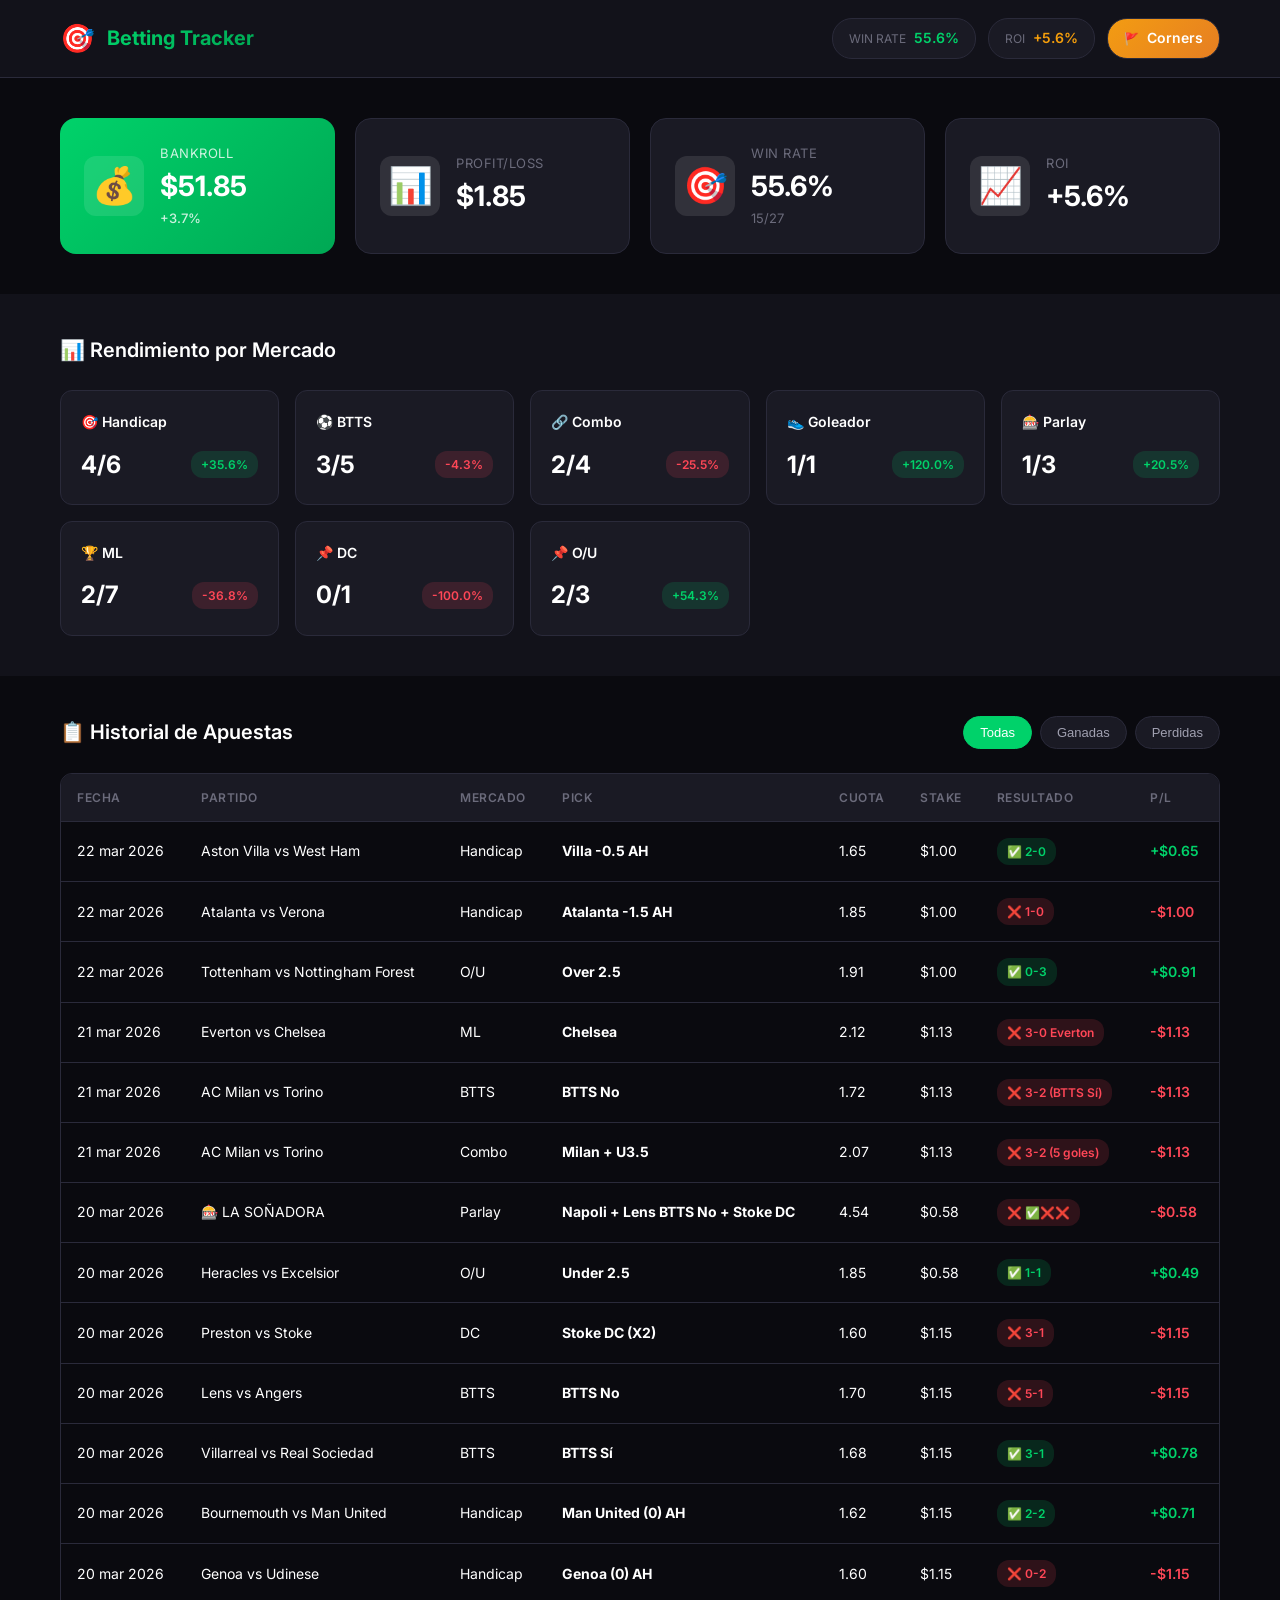
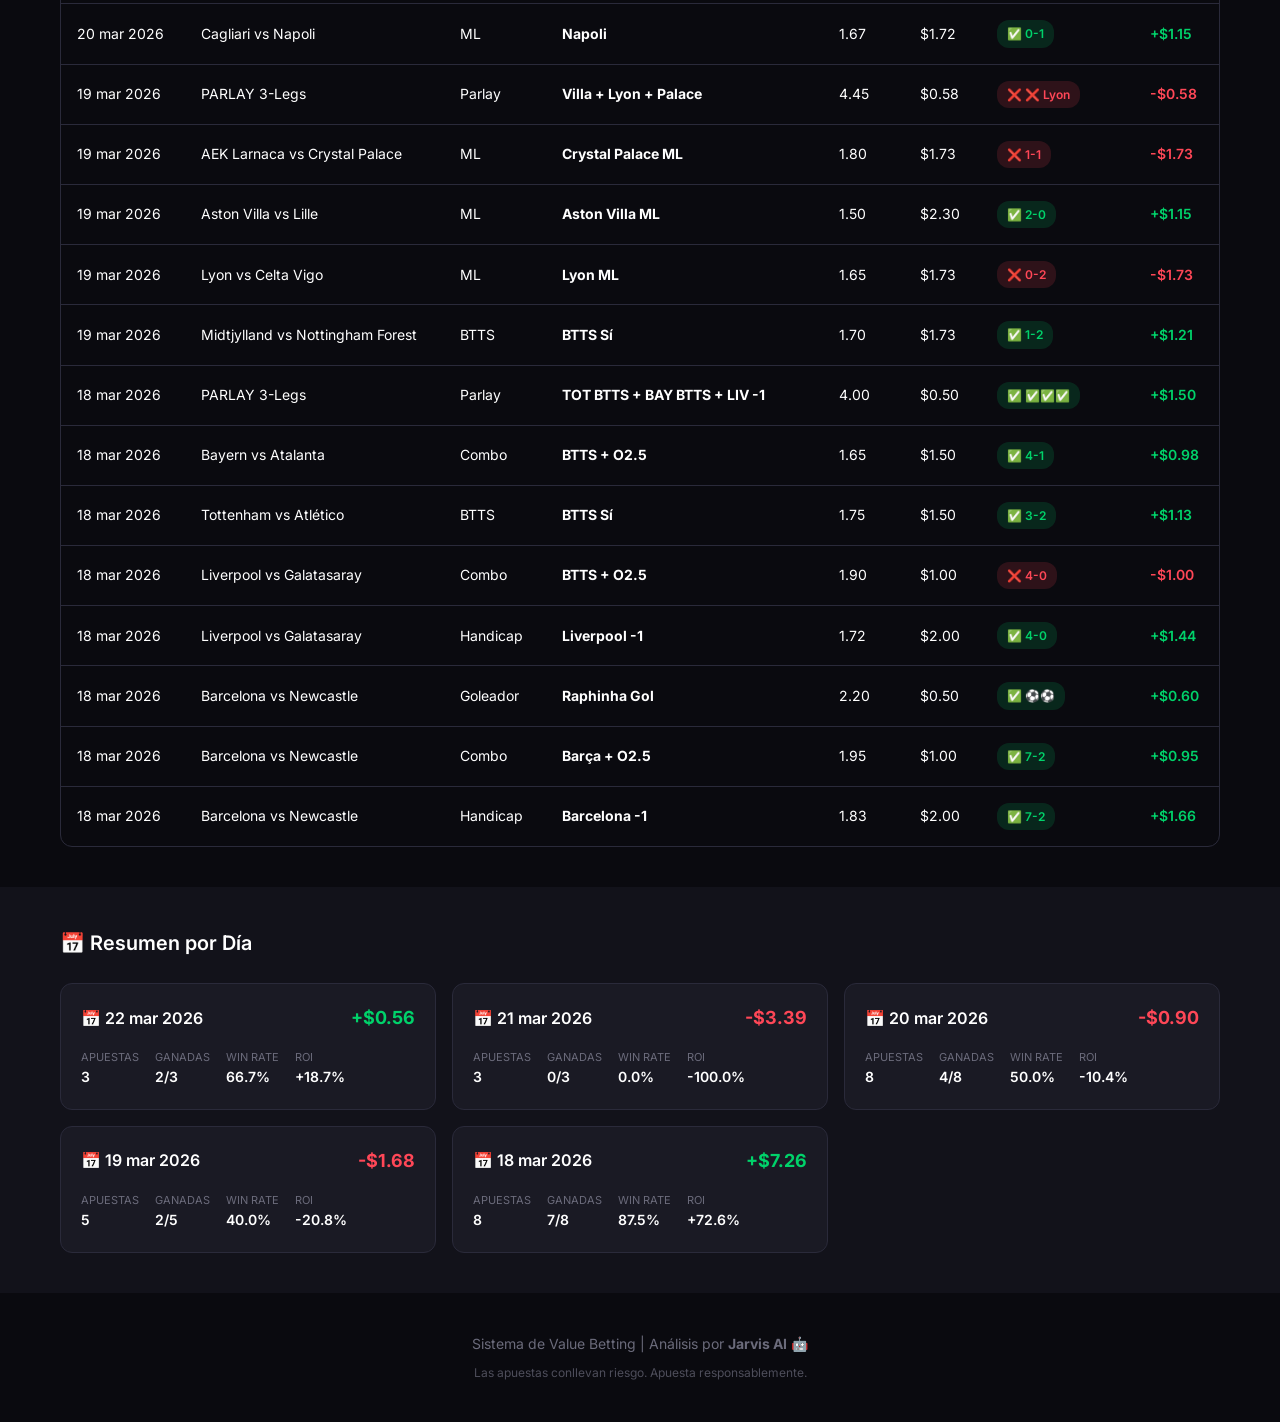
<file: index.html>
<!DOCTYPE html>
<html lang="es">
<head>
    <meta charset="UTF-8">
    <meta name="viewport" content="width=device-width, initial-scale=1.0">
    <title>Betting Tracker | Tony's Professional Betting</title>
    <meta name="description" content="Registro público de apuestas deportivas con análisis de valor y ROI">
    <link rel="preconnect" href="https://fonts.googleapis.com">
    <link rel="preconnect" href="https://fonts.gstatic.com" crossorigin>
    <link href="https://fonts.googleapis.com/css2?family=Inter:wght@300;400;500;600;700;800&display=swap" rel="stylesheet">
    <link rel="stylesheet" href="css/style.css">
    <link rel="icon" href="data:image/svg+xml,<svg xmlns='http://www.w3.org/2000/svg' viewBox='0 0 100 100'><text y='.9em' font-size='90'>🎯</text></svg>">
</head>
<body>
    <div class="app">
        <!-- Header -->
        <header class="header">
            <div class="container">
                <div class="header-content">
                    <div class="logo">
                        <span class="logo-icon">🎯</span>
                        <span class="logo-text">Betting Tracker</span>
                    </div>
                    <div class="header-stats">
                        <div class="stat-pill win-rate">
                            <span class="label">Win Rate</span>
                            <span class="value" id="headerWinRate">--</span>
                        </div>
                        <div class="stat-pill roi">
                            <span class="label">ROI</span>
                            <span class="value" id="headerROI">--</span>
                        </div>
                        <a href="corners.html" class="stat-pill" style="background: linear-gradient(135deg, #f39c12, #e67e22); text-decoration: none; color: white;">
                            <span class="label">🚩</span>
                            <span class="value">Corners</span>
                        </a>
                    </div>
                </div>
            </div>
        </header>

        <!-- Main Stats -->
        <section class="stats-section">
            <div class="container">
                <div class="stats-grid">
                    <div class="stat-card primary">
                        <div class="stat-icon">💰</div>
                        <div class="stat-info">
                            <span class="stat-label">Bankroll</span>
                            <span class="stat-value" id="bankroll">$0.00</span>
                            <span class="stat-change positive" id="bankrollChange">+0%</span>
                        </div>
                    </div>
                    <div class="stat-card">
                        <div class="stat-icon">📊</div>
                        <div class="stat-info">
                            <span class="stat-label">Profit/Loss</span>
                            <span class="stat-value" id="profitLoss">$0.00</span>
                        </div>
                    </div>
                    <div class="stat-card">
                        <div class="stat-icon">🎯</div>
                        <div class="stat-info">
                            <span class="stat-label">Win Rate</span>
                            <span class="stat-value" id="winRate">0%</span>
                            <span class="stat-subtitle" id="winRateDetail">0/0</span>
                        </div>
                    </div>
                    <div class="stat-card">
                        <div class="stat-icon">📈</div>
                        <div class="stat-info">
                            <span class="stat-label">ROI</span>
                            <span class="stat-value" id="roi">0%</span>
                        </div>
                    </div>
                </div>
            </div>
        </section>

        <!-- Performance by Market -->
        <section class="markets-section">
            <div class="container">
                <h2 class="section-title">📊 Rendimiento por Mercado</h2>
                <div class="markets-grid" id="marketsGrid">
                    <!-- Filled by JS -->
                </div>
            </div>
        </section>

        <!-- Recent Bets -->
        <section class="bets-section">
            <div class="container">
                <div class="section-header">
                    <h2 class="section-title">📋 Historial de Apuestas</h2>
                    <div class="filters">
                        <button class="filter-btn active" data-filter="all">Todas</button>
                        <button class="filter-btn" data-filter="won">Ganadas</button>
                        <button class="filter-btn" data-filter="lost">Perdidas</button>
                    </div>
                </div>
                <div class="bets-table-wrapper">
                    <table class="bets-table">
                        <thead>
                            <tr>
                                <th>Fecha</th>
                                <th>Partido</th>
                                <th>Mercado</th>
                                <th>Pick</th>
                                <th>Cuota</th>
                                <th>Stake</th>
                                <th>Resultado</th>
                                <th>P/L</th>
                            </tr>
                        </thead>
                        <tbody id="betsTableBody">
                            <!-- Filled by JS -->
                        </tbody>
                    </table>
                </div>
            </div>
        </section>

        <!-- Daily Summary -->
        <section class="daily-section">
            <div class="container">
                <h2 class="section-title">📅 Resumen por Día</h2>
                <div class="daily-grid" id="dailyGrid">
                    <!-- Filled by JS -->
                </div>
            </div>
        </section>

        <!-- Footer -->
        <footer class="footer">
            <div class="container">
                <p>Sistema de Value Betting | Análisis por <strong>Jarvis AI</strong> 🤖</p>
                <p class="disclaimer">Las apuestas conllevan riesgo. Apuesta responsablemente.</p>
            </div>
        </footer>
    </div>

    <script src="js/app.js"></script>
</body>
</html>
</file>
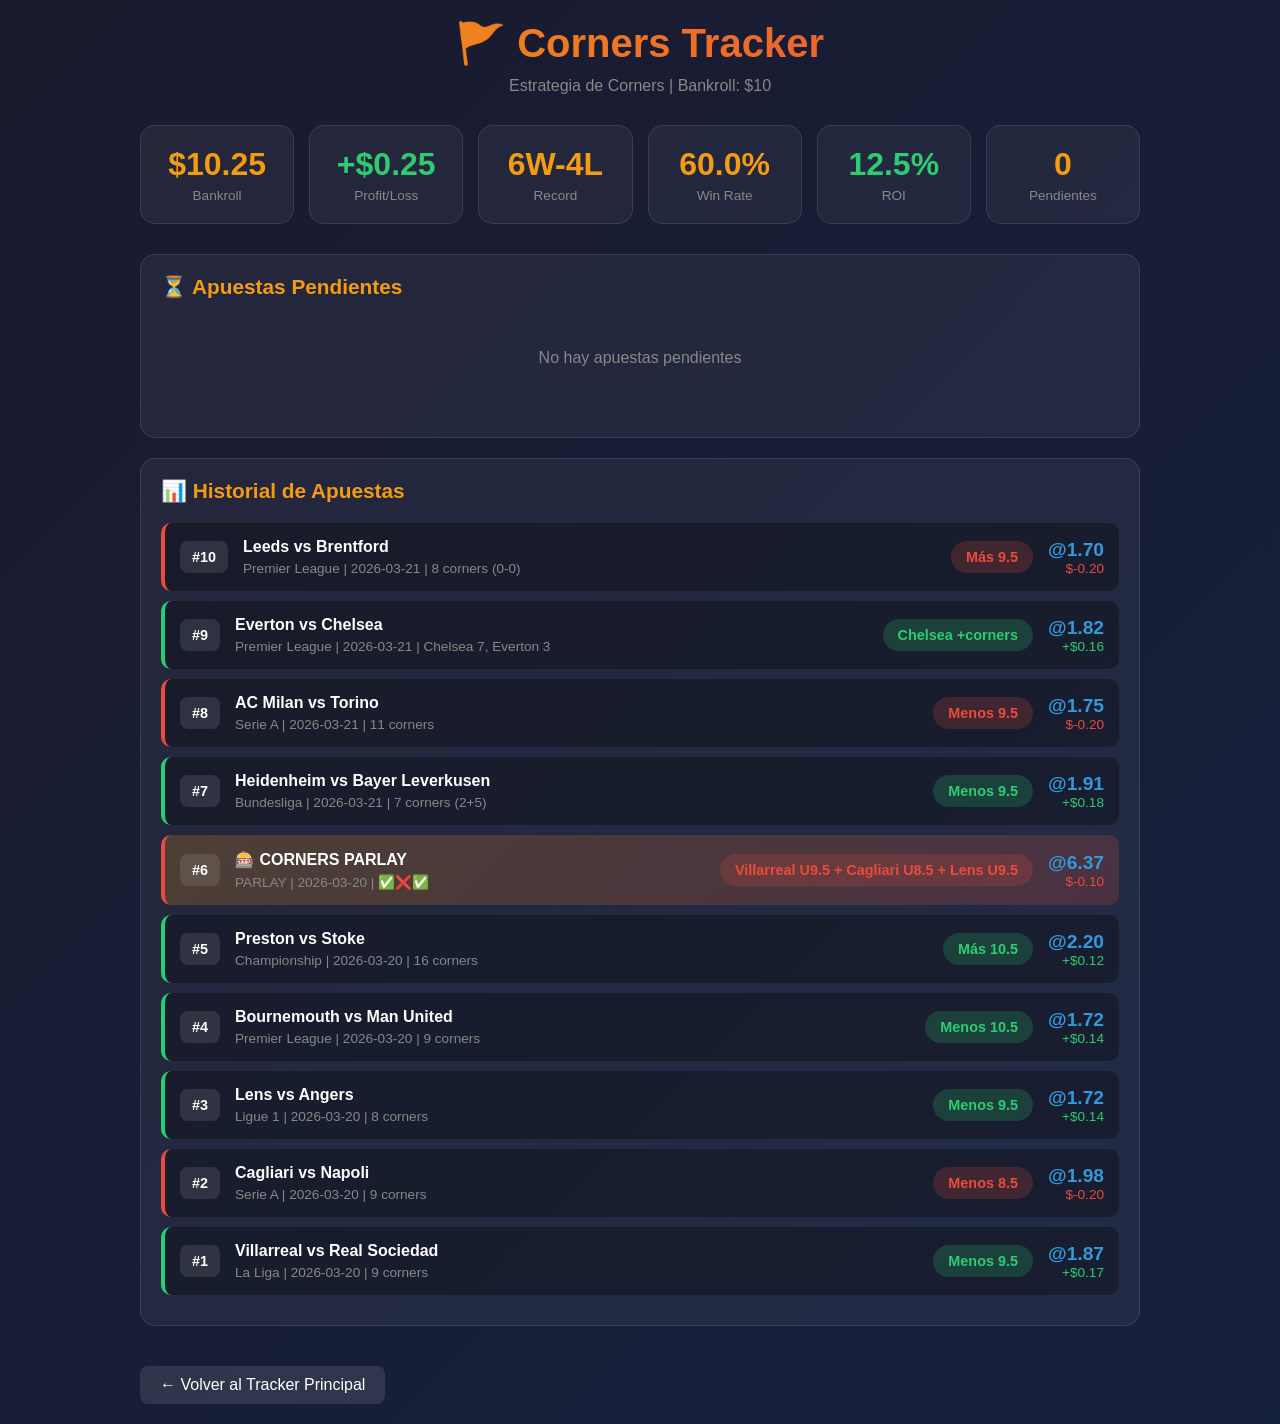
<file: corners.html>
<!DOCTYPE html>
<html lang="es">
<head>
    <meta charset="UTF-8">
    <meta name="viewport" content="width=device-width, initial-scale=1.0">
    <title>🚩 Corners Tracker | Jarvis</title>
    <style>
        * {
            margin: 0;
            padding: 0;
            box-sizing: border-box;
        }
        
        body {
            font-family: 'Segoe UI', Tahoma, Geneva, Verdana, sans-serif;
            background: linear-gradient(135deg, #1a1a2e 0%, #16213e 100%);
            color: #fff;
            min-height: 100vh;
            padding: 20px;
        }
        
        .container {
            max-width: 1000px;
            margin: 0 auto;
        }
        
        header {
            text-align: center;
            margin-bottom: 30px;
        }
        
        h1 {
            font-size: 2.5rem;
            margin-bottom: 10px;
            background: linear-gradient(90deg, #f39c12, #e74c3c);
            -webkit-background-clip: text;
            -webkit-text-fill-color: transparent;
            background-clip: text;
        }
        
        .subtitle {
            color: #888;
            font-size: 1rem;
        }
        
        .stats-grid {
            display: grid;
            grid-template-columns: repeat(auto-fit, minmax(150px, 1fr));
            gap: 15px;
            margin-bottom: 30px;
        }
        
        .stat-card {
            background: rgba(255,255,255,0.05);
            border-radius: 15px;
            padding: 20px;
            text-align: center;
            border: 1px solid rgba(255,255,255,0.1);
        }
        
        .stat-value {
            font-size: 2rem;
            font-weight: bold;
            color: #f39c12;
        }
        
        .stat-value.positive { color: #2ecc71; }
        .stat-value.negative { color: #e74c3c; }
        
        .stat-label {
            color: #888;
            font-size: 0.85rem;
            margin-top: 5px;
        }
        
        .bets-section {
            background: rgba(255,255,255,0.05);
            border-radius: 15px;
            padding: 20px;
            margin-bottom: 20px;
            border: 1px solid rgba(255,255,255,0.1);
        }
        
        .section-title {
            font-size: 1.3rem;
            margin-bottom: 20px;
            color: #f39c12;
            display: flex;
            align-items: center;
            gap: 10px;
        }
        
        /* Pending Cards Grid - Like main tracker */
        .pending-grid {
            display: grid;
            grid-template-columns: repeat(auto-fit, minmax(280px, 1fr));
            gap: 15px;
            margin-bottom: 20px;
        }
        
        .pending-card {
            background: linear-gradient(135deg, rgba(30, 40, 60, 0.9), rgba(20, 30, 50, 0.95));
            border: 1px solid rgba(243, 156, 18, 0.3);
            border-radius: 12px;
            padding: 18px;
            position: relative;
            transition: transform 0.2s, box-shadow 0.2s;
        }
        
        .pending-card:hover {
            transform: translateY(-3px);
            box-shadow: 0 8px 25px rgba(243, 156, 18, 0.2);
        }
        
        .pending-card-header {
            display: flex;
            justify-content: space-between;
            align-items: center;
            margin-bottom: 12px;
        }
        
        .pending-league {
            font-size: 0.75rem;
            color: #f39c12;
            text-transform: uppercase;
            font-weight: 600;
            letter-spacing: 0.5px;
        }
        
        .pending-odds {
            background: linear-gradient(135deg, #f39c12, #e67e22);
            padding: 4px 10px;
            border-radius: 6px;
            font-weight: bold;
            font-size: 0.9rem;
        }
        
        .pending-match {
            font-size: 1.05rem;
            font-weight: 600;
            margin-bottom: 8px;
            color: #fff;
        }
        
        .pending-pick {
            font-size: 1rem;
            color: #2ecc71;
            font-weight: 600;
            margin-bottom: 15px;
        }
        
        .pending-card-footer {
            display: flex;
            justify-content: space-between;
            align-items: center;
            padding-top: 12px;
            border-top: 1px solid rgba(255,255,255,0.1);
        }
        
        .pending-stake {
            font-size: 0.9rem;
            color: #888;
        }
        
        .pending-return {
            font-size: 1rem;
            color: #2ecc71;
            font-weight: 600;
        }
        
        .pending-return::before {
            content: '→ ';
        }
        
        /* Summary Row */
        .pending-summary {
            display: flex;
            justify-content: space-around;
            padding: 20px;
            background: rgba(0,0,0,0.3);
            border-radius: 12px;
            margin-top: 15px;
        }
        
        .summary-item {
            text-align: center;
        }
        
        .summary-label {
            font-size: 0.8rem;
            color: #888;
            text-transform: uppercase;
            letter-spacing: 0.5px;
            margin-bottom: 5px;
        }
        
        .summary-value {
            font-size: 1.5rem;
            font-weight: bold;
        }
        
        .summary-value.staked {
            color: #fff;
        }
        
        .summary-value.potential {
            color: #2ecc71;
        }
        
        /* Completed bets list */
        .bet-card {
            background: rgba(0,0,0,0.3);
            border-radius: 10px;
            padding: 15px;
            margin-bottom: 10px;
            display: grid;
            grid-template-columns: auto 1fr auto auto;
            gap: 15px;
            align-items: center;
        }
        
        .bet-card.won {
            border-left: 4px solid #2ecc71;
        }
        
        .bet-card.lost {
            border-left: 4px solid #e74c3c;
        }
        
        .bet-id {
            background: rgba(255,255,255,0.1);
            padding: 8px 12px;
            border-radius: 8px;
            font-weight: bold;
            font-size: 0.9rem;
        }
        
        .bet-info {
            display: flex;
            flex-direction: column;
            gap: 5px;
        }
        
        .bet-match {
            font-weight: bold;
            font-size: 1rem;
        }
        
        .bet-details {
            color: #888;
            font-size: 0.85rem;
        }
        
        .bet-pick {
            padding: 8px 15px;
            border-radius: 20px;
            font-weight: bold;
            font-size: 0.9rem;
        }
        
        .bet-card.won .bet-pick {
            background: rgba(46, 204, 113, 0.2);
            color: #2ecc71;
        }
        
        .bet-card.lost .bet-pick {
            background: rgba(231, 76, 60, 0.2);
            color: #e74c3c;
        }
        
        .bet-odds {
            text-align: right;
        }
        
        .odds-value {
            font-size: 1.2rem;
            font-weight: bold;
            color: #3498db;
        }
        
        .result-value {
            font-size: 0.85rem;
        }
        
        .result-value.positive { color: #2ecc71; }
        .result-value.negative { color: #e74c3c; }
        
        .nav-link {
            display: inline-block;
            margin-top: 20px;
            padding: 10px 20px;
            background: rgba(255,255,255,0.1);
            color: #fff;
            text-decoration: none;
            border-radius: 8px;
            transition: background 0.3s;
        }
        
        .nav-link:hover {
            background: rgba(255,255,255,0.2);
        }
        
        .parlay-card {
            background: linear-gradient(135deg, rgba(243, 156, 18, 0.2), rgba(231, 76, 60, 0.2)) !important;
        }
        
        .no-pending {
            text-align: center;
            padding: 30px;
            color: #888;
        }
        
        @media (max-width: 600px) {
            .bet-card {
                grid-template-columns: 1fr;
                text-align: center;
            }
            
            .bet-id {
                justify-self: center;
            }
            
            .pending-grid {
                grid-template-columns: 1fr;
            }
        }
    </style>
</head>
<body>
    <div class="container">
        <header>
            <h1>🚩 Corners Tracker</h1>
            <p class="subtitle">Estrategia de Corners | Bankroll: $10</p>
        </header>
        
        <div class="stats-grid" id="stats">
            <!-- Stats loaded dynamically -->
        </div>
        
        <!-- Pending Bets Section -->
        <div class="bets-section" id="pending-section">
            <h2 class="section-title">⏳ Apuestas Pendientes</h2>
            <div class="pending-grid" id="pending-grid">
                <!-- Pending bets loaded dynamically -->
            </div>
            <div class="pending-summary" id="pending-summary">
                <!-- Summary loaded dynamically -->
            </div>
        </div>
        
        <!-- Completed Bets Section -->
        <div class="bets-section">
            <h2 class="section-title">📊 Historial de Apuestas</h2>
            <div id="bets-list">
                <!-- Completed bets loaded dynamically -->
            </div>
        </div>
        
        <a href="index.html" class="nav-link">← Volver al Tracker Principal</a>
    </div>
    
    <script>
        async function loadData() {
            try {
                const response = await fetch('data/corners.json');
                const data = await response.json();
                renderStats(data);
                renderPendingBets(data.bets);
                renderCompletedBets(data.bets);
            } catch (error) {
                console.error('Error loading data:', error);
            }
        }
        
        function renderStats(data) {
            const { bankroll, stats } = data;
            const completedBets = stats.totalBets - (stats.pending || 0);
            const roi = stats.totalStaked > 0 ? ((stats.profitLoss / stats.totalStaked) * 100).toFixed(1) : '0.0';
            const winRate = completedBets > 0 ? ((stats.wins / completedBets) * 100).toFixed(1) : '0.0';
            
            document.getElementById('stats').innerHTML = `
                <div class="stat-card">
                    <div class="stat-value">$${bankroll.current.toFixed(2)}</div>
                    <div class="stat-label">Bankroll</div>
                </div>
                <div class="stat-card">
                    <div class="stat-value ${stats.profitLoss >= 0 ? 'positive' : 'negative'}">
                        ${stats.profitLoss >= 0 ? '+' : ''}$${stats.profitLoss.toFixed(2)}
                    </div>
                    <div class="stat-label">Profit/Loss</div>
                </div>
                <div class="stat-card">
                    <div class="stat-value">${stats.wins}W-${stats.losses}L</div>
                    <div class="stat-label">Record</div>
                </div>
                <div class="stat-card">
                    <div class="stat-value">${winRate}%</div>
                    <div class="stat-label">Win Rate</div>
                </div>
                <div class="stat-card">
                    <div class="stat-value ${parseFloat(roi) >= 0 ? 'positive' : 'negative'}">${roi}%</div>
                    <div class="stat-label">ROI</div>
                </div>
                <div class="stat-card">
                    <div class="stat-value" style="color: #f39c12;">${stats.pending || 0}</div>
                    <div class="stat-label">Pendientes</div>
                </div>
            `;
        }
        
        function renderPendingBets(bets) {
            const pendingBets = bets.filter(bet => bet.status === 'pending');
            const container = document.getElementById('pending-grid');
            const summaryContainer = document.getElementById('pending-summary');
            const section = document.getElementById('pending-section');
            
            if (pendingBets.length === 0) {
                container.innerHTML = '<div class="no-pending">No hay apuestas pendientes</div>';
                summaryContainer.style.display = 'none';
                return;
            }
            
            let totalStaked = 0;
            let potentialReturn = 0;
            
            container.innerHTML = pendingBets.map(bet => {
                const stake = bet.stake || 0;
                const returnAmount = (stake * bet.odds).toFixed(2);
                totalStaked += stake;
                potentialReturn += parseFloat(returnAmount);
                
                return `
                    <div class="pending-card">
                        <div class="pending-card-header">
                            <span class="pending-league">${bet.league}</span>
                            <span class="pending-odds">@ ${bet.odds.toFixed(2)}</span>
                        </div>
                        <div class="pending-match">${bet.match}</div>
                        <div class="pending-pick">${bet.pick}</div>
                        <div class="pending-card-footer">
                            <span class="pending-stake">$${stake.toFixed(2)}</span>
                            <span class="pending-return">$${returnAmount}</span>
                        </div>
                    </div>
                `;
            }).join('');
            
            summaryContainer.innerHTML = `
                <div class="summary-item">
                    <div class="summary-label">Total Apostado:</div>
                    <div class="summary-value staked">$${totalStaked.toFixed(2)}</div>
                </div>
                <div class="summary-item">
                    <div class="summary-label">Retorno Potencial:</div>
                    <div class="summary-value potential">$${potentialReturn.toFixed(2)}</div>
                </div>
            `;
            summaryContainer.style.display = 'flex';
        }
        
        function renderCompletedBets(bets) {
            const completedBets = bets.filter(bet => bet.status !== 'pending');
            const container = document.getElementById('bets-list');
            
            if (completedBets.length === 0) {
                container.innerHTML = '<div class="no-pending">No hay apuestas completadas aún</div>';
                return;
            }
            
            // Sort by date descending, then by id descending
            const sortedBets = [...completedBets].sort((a, b) => {
                if (b.date !== a.date) return b.date.localeCompare(a.date);
                return b.id - a.id;
            });
            
            container.innerHTML = sortedBets.map(bet => {
                const statusClass = bet.won ? 'won' : 'lost';
                const isParlay = bet.league === 'PARLAY';
                const plClass = bet.pl >= 0 ? 'positive' : 'negative';
                const plPrefix = bet.pl >= 0 ? '+' : '';
                
                return `
                    <div class="bet-card ${statusClass} ${isParlay ? 'parlay-card' : ''}">
                        <div class="bet-id">#${bet.id}</div>
                        <div class="bet-info">
                            <div class="bet-match">${bet.match}</div>
                            <div class="bet-details">${bet.league} | ${bet.date} | ${bet.result || ''}</div>
                        </div>
                        <div class="bet-pick">${bet.pick}</div>
                        <div class="bet-odds">
                            <div class="odds-value">@${bet.odds.toFixed(2)}</div>
                            <div class="result-value ${plClass}">${plPrefix}$${bet.pl.toFixed(2)}</div>
                        </div>
                    </div>
                `;
            }).join('');
        }
        
        loadData();
    </script>
</body>
</html>
</file>
<file: css/style.css>
:root {
    --bg-primary: #0a0a0f;
    --bg-secondary: #12121a;
    --bg-card: #1a1a24;
    --bg-card-hover: #22222e;
    --text-primary: #ffffff;
    --text-secondary: #a0a0b0;
    --text-muted: #6b6b7b;
    --accent-green: #00d26a;
    --accent-green-dim: rgba(0, 210, 106, 0.15);
    --accent-red: #ff4757;
    --accent-red-dim: rgba(255, 71, 87, 0.15);
    --accent-blue: #3b82f6;
    --accent-gold: #f59e0b;
    --accent-purple: #8b5cf6;
    --border-color: #2a2a3a;
    --gradient-green: linear-gradient(135deg, #00d26a 0%, #00a854 100%);
    --gradient-blue: linear-gradient(135deg, #3b82f6 0%, #2563eb 100%);
    --shadow-card: 0 4px 20px rgba(0, 0, 0, 0.3);
    --radius-sm: 8px;
    --radius-md: 12px;
    --radius-lg: 16px;
}

* {
    margin: 0;
    padding: 0;
    box-sizing: border-box;
}

body {
    font-family: 'Inter', -apple-system, BlinkMacSystemFont, sans-serif;
    background: var(--bg-primary);
    color: var(--text-primary);
    line-height: 1.6;
    min-height: 100vh;
}

.container {
    max-width: 1200px;
    margin: 0 auto;
    padding: 0 20px;
}

/* Header */
.header {
    background: var(--bg-secondary);
    border-bottom: 1px solid var(--border-color);
    padding: 16px 0;
    position: sticky;
    top: 0;
    z-index: 100;
    backdrop-filter: blur(10px);
}

.header-content {
    display: flex;
    justify-content: space-between;
    align-items: center;
}

.logo {
    display: flex;
    align-items: center;
    gap: 12px;
}

.logo-icon {
    font-size: 28px;
}

.logo-text {
    font-size: 20px;
    font-weight: 700;
    background: var(--gradient-green);
    -webkit-background-clip: text;
    -webkit-text-fill-color: transparent;
    background-clip: text;
}

.header-stats {
    display: flex;
    gap: 12px;
}

.stat-pill {
    background: var(--bg-card);
    padding: 8px 16px;
    border-radius: 20px;
    display: flex;
    align-items: center;
    gap: 8px;
    border: 1px solid var(--border-color);
}

.stat-pill .label {
    font-size: 12px;
    color: var(--text-muted);
    text-transform: uppercase;
}

.stat-pill .value {
    font-size: 14px;
    font-weight: 600;
}

.stat-pill.win-rate .value {
    color: var(--accent-green);
}

.stat-pill.roi .value {
    color: var(--accent-gold);
}

/* Stats Section */
.stats-section {
    padding: 40px 0;
}

.stats-grid {
    display: grid;
    grid-template-columns: repeat(auto-fit, minmax(240px, 1fr));
    gap: 20px;
}

.stat-card {
    background: var(--bg-card);
    border-radius: var(--radius-lg);
    padding: 24px;
    display: flex;
    align-items: center;
    gap: 16px;
    border: 1px solid var(--border-color);
    transition: all 0.3s ease;
}

.stat-card:hover {
    background: var(--bg-card-hover);
    transform: translateY(-2px);
    box-shadow: var(--shadow-card);
}

.stat-card.primary {
    background: var(--gradient-green);
    border: none;
}

.stat-card.primary .stat-label,
.stat-card.primary .stat-change {
    color: rgba(255, 255, 255, 0.8);
}

.stat-icon {
    font-size: 36px;
    width: 60px;
    height: 60px;
    display: flex;
    align-items: center;
    justify-content: center;
    background: rgba(255, 255, 255, 0.1);
    border-radius: var(--radius-md);
}

.stat-info {
    display: flex;
    flex-direction: column;
}

.stat-label {
    font-size: 13px;
    color: var(--text-muted);
    text-transform: uppercase;
    letter-spacing: 0.5px;
}

.stat-value {
    font-size: 28px;
    font-weight: 700;
}

.stat-change {
    font-size: 13px;
    font-weight: 500;
}

.stat-change.positive {
    color: var(--accent-green);
}

.stat-change.negative {
    color: var(--accent-red);
}

.stat-subtitle {
    font-size: 13px;
    color: var(--text-muted);
}

/* Section Title */
.section-title {
    font-size: 20px;
    font-weight: 600;
    margin-bottom: 24px;
    display: flex;
    align-items: center;
    gap: 8px;
}

/* Markets Section */
.markets-section {
    padding: 40px 0;
    background: var(--bg-secondary);
}

.markets-grid {
    display: grid;
    grid-template-columns: repeat(auto-fit, minmax(200px, 1fr));
    gap: 16px;
}

.market-card {
    background: var(--bg-card);
    border-radius: var(--radius-md);
    padding: 20px;
    border: 1px solid var(--border-color);
    transition: all 0.3s ease;
}

.market-card:hover {
    background: var(--bg-card-hover);
}

.market-name {
    font-size: 14px;
    font-weight: 600;
    margin-bottom: 12px;
    display: flex;
    align-items: center;
    gap: 8px;
}

.market-stats {
    display: flex;
    justify-content: space-between;
    align-items: center;
}

.market-record {
    font-size: 24px;
    font-weight: 700;
}

.market-roi {
    padding: 4px 10px;
    border-radius: 12px;
    font-size: 12px;
    font-weight: 600;
}

.market-roi.positive {
    background: var(--accent-green-dim);
    color: var(--accent-green);
}

.market-roi.negative {
    background: var(--accent-red-dim);
    color: var(--accent-red);
}

/* Bets Section */
.bets-section {
    padding: 40px 0;
}

.section-header {
    display: flex;
    justify-content: space-between;
    align-items: center;
    flex-wrap: wrap;
    gap: 16px;
    margin-bottom: 24px;
}

.section-header .section-title {
    margin-bottom: 0;
}

.filters {
    display: flex;
    gap: 8px;
}

.filter-btn {
    background: var(--bg-card);
    border: 1px solid var(--border-color);
    color: var(--text-secondary);
    padding: 8px 16px;
    border-radius: 20px;
    font-size: 13px;
    cursor: pointer;
    transition: all 0.2s ease;
}

.filter-btn:hover {
    background: var(--bg-card-hover);
}

.filter-btn.active {
    background: var(--accent-green);
    border-color: var(--accent-green);
    color: white;
}

.bets-table-wrapper {
    overflow-x: auto;
    border-radius: var(--radius-md);
    border: 1px solid var(--border-color);
}

.bets-table {
    width: 100%;
    border-collapse: collapse;
    min-width: 700px;
}

.bets-table th {
    background: var(--bg-card);
    padding: 14px 16px;
    text-align: left;
    font-size: 12px;
    font-weight: 600;
    color: var(--text-muted);
    text-transform: uppercase;
    letter-spacing: 0.5px;
    border-bottom: 1px solid var(--border-color);
}

.bets-table td {
    padding: 16px;
    border-bottom: 1px solid var(--border-color);
    font-size: 14px;
}

.bets-table tr:hover td {
    background: var(--bg-card);
}

.bets-table tr:last-child td {
    border-bottom: none;
}

.result-badge {
    display: inline-flex;
    align-items: center;
    gap: 6px;
    padding: 4px 10px;
    border-radius: 12px;
    font-size: 12px;
    font-weight: 600;
}

.result-badge.won {
    background: var(--accent-green-dim);
    color: var(--accent-green);
}

.result-badge.lost {
    background: var(--accent-red-dim);
    color: var(--accent-red);
}

.pl-value {
    font-weight: 600;
}

.pl-value.positive {
    color: var(--accent-green);
}

.pl-value.negative {
    color: var(--accent-red);
}

/* Daily Section */
.daily-section {
    padding: 40px 0;
    background: var(--bg-secondary);
}

.daily-grid {
    display: grid;
    grid-template-columns: repeat(auto-fit, minmax(280px, 1fr));
    gap: 16px;
}

.daily-card {
    background: var(--bg-card);
    border-radius: var(--radius-md);
    padding: 20px;
    border: 1px solid var(--border-color);
}

.daily-header {
    display: flex;
    justify-content: space-between;
    align-items: center;
    margin-bottom: 16px;
}

.daily-date {
    font-size: 16px;
    font-weight: 600;
}

.daily-pl {
    font-size: 18px;
    font-weight: 700;
}

.daily-pl.positive {
    color: var(--accent-green);
}

.daily-pl.negative {
    color: var(--accent-red);
}

.daily-stats {
    display: flex;
    gap: 16px;
}

.daily-stat {
    display: flex;
    flex-direction: column;
}

.daily-stat-label {
    font-size: 11px;
    color: var(--text-muted);
    text-transform: uppercase;
}

.daily-stat-value {
    font-size: 14px;
    font-weight: 600;
}

/* Pending Section */
.pending-section {
    padding: 40px 0;
    background: linear-gradient(135deg, rgba(245, 158, 11, 0.1) 0%, rgba(245, 158, 11, 0.05) 100%);
    border-top: 2px solid var(--accent-gold);
    border-bottom: 2px solid var(--accent-gold);
}

.pending-grid {
    display: grid;
    grid-template-columns: repeat(auto-fit, minmax(280px, 1fr));
    gap: 16px;
    margin-bottom: 24px;
}

.pending-card {
    background: var(--bg-card);
    border-radius: var(--radius-md);
    padding: 20px;
    border: 2px solid var(--accent-gold);
    border-left: 4px solid var(--accent-gold);
    position: relative;
    overflow: hidden;
}

.pending-card::before {
    content: '⏳';
    position: absolute;
    top: 10px;
    right: 10px;
    font-size: 20px;
    opacity: 0.5;
}

.pending-header {
    display: flex;
    justify-content: space-between;
    align-items: center;
    margin-bottom: 8px;
}

.pending-league {
    font-size: 11px;
    font-weight: 600;
    color: var(--accent-gold);
    text-transform: uppercase;
    letter-spacing: 1px;
}

.pending-odds {
    font-size: 14px;
    font-weight: 700;
    color: var(--accent-gold);
}

.pending-match {
    font-size: 15px;
    font-weight: 600;
    margin-bottom: 4px;
    color: var(--text-primary);
}

.pending-pick {
    font-size: 18px;
    font-weight: 700;
    color: var(--accent-gold);
    margin-bottom: 12px;
}

.pending-footer {
    display: flex;
    justify-content: space-between;
    align-items: center;
    padding-top: 12px;
    border-top: 1px solid var(--border-color);
}

.pending-stake {
    font-size: 14px;
    color: var(--text-muted);
}

.pending-potential {
    font-size: 14px;
    font-weight: 600;
    color: var(--accent-green);
}

.pending-summary {
    background: var(--bg-card);
    border-radius: var(--radius-md);
    padding: 20px;
    display: flex;
    justify-content: space-around;
    flex-wrap: wrap;
    gap: 20px;
}

.summary-row {
    display: flex;
    flex-direction: column;
    align-items: center;
    gap: 4px;
}

.summary-row span {
    font-size: 12px;
    color: var(--text-muted);
    text-transform: uppercase;
}

.summary-row strong {
    font-size: 20px;
    color: var(--text-primary);
}

.summary-row strong.potential {
    color: var(--accent-green);
}

/* Footer */
.footer {
    padding: 40px 0;
    text-align: center;
    color: var(--text-muted);
    font-size: 14px;
}

.footer .disclaimer {
    margin-top: 8px;
    font-size: 12px;
    color: var(--text-muted);
    opacity: 0.7;
}

/* Mobile Responsive */
@media (max-width: 768px) {
    .container {
        padding: 0 12px;
    }
    
    .header-content {
        flex-direction: column;
        gap: 12px;
    }
    
    .header-stats {
        width: 100%;
        justify-content: center;
    }
    
    .logo-text {
        font-size: 18px;
    }
    
    .stats-section {
        padding: 24px 0;
    }
    
    .stats-grid {
        grid-template-columns: 1fr 1fr;
        gap: 12px;
    }
    
    .stat-card {
        padding: 14px;
        flex-direction: column;
        text-align: center;
        gap: 8px;
    }
    
    .stat-card.primary {
        grid-column: span 2;
        flex-direction: row;
    }
    
    .stat-icon {
        font-size: 24px;
        width: 44px;
        height: 44px;
    }
    
    .stat-value {
        font-size: 20px;
    }
    
    .stat-label {
        font-size: 11px;
    }
    
    .section-title {
        font-size: 16px;
    }
    
    .section-header {
        flex-direction: column;
        align-items: flex-start;
        gap: 12px;
    }
    
    .filters {
        width: 100%;
        overflow-x: auto;
        padding-bottom: 8px;
        -webkit-overflow-scrolling: touch;
    }
    
    .filter-btn {
        padding: 6px 12px;
        font-size: 12px;
        white-space: nowrap;
    }
    
    /* Pending section mobile */
    .pending-section {
        padding: 24px 0;
    }
    
    .pending-grid {
        grid-template-columns: 1fr;
        gap: 12px;
    }
    
    .pending-card {
        padding: 16px;
    }
    
    .pending-pick {
        font-size: 16px;
    }
    
    .pending-summary {
        padding: 16px;
        flex-direction: column;
        gap: 12px;
    }
    
    .summary-row {
        flex-direction: row;
        justify-content: space-between;
        width: 100%;
    }
    
    .summary-row strong {
        font-size: 18px;
    }
    
    /* Markets mobile */
    .markets-section {
        padding: 24px 0;
    }
    
    .markets-grid {
        grid-template-columns: 1fr 1fr;
        gap: 10px;
    }
    
    .market-card {
        padding: 14px;
    }
    
    .market-name {
        font-size: 12px;
    }
    
    .market-record {
        font-size: 20px;
    }
    
    /* Table mobile - card view */
    .bets-section {
        padding: 24px 0;
    }
    
    .bets-table-wrapper {
        border: none;
        border-radius: 0;
    }
    
    .bets-table {
        display: block;
        min-width: unset;
    }
    
    .bets-table thead {
        display: none;
    }
    
    .bets-table tbody {
        display: flex;
        flex-direction: column;
        gap: 12px;
    }
    
    .bets-table tr {
        display: flex;
        flex-direction: column;
        background: var(--bg-card);
        border-radius: var(--radius-md);
        padding: 16px;
        border: 1px solid var(--border-color);
        border-left: 4px solid var(--accent-green);
    }
    
    .bets-table tr.lost {
        border-left-color: var(--accent-red);
    }
    
    .bets-table td {
        display: flex;
        justify-content: space-between;
        align-items: center;
        padding: 6px 0;
        border: none;
        font-size: 13px;
    }
    
    .bets-table td::before {
        content: attr(data-label);
        font-weight: 600;
        color: var(--text-muted);
        font-size: 11px;
        text-transform: uppercase;
    }
    
    .bets-table tr:hover td {
        background: transparent;
    }
    
    /* Daily section mobile */
    .daily-section {
        padding: 24px 0;
    }
    
    .daily-grid {
        grid-template-columns: 1fr;
        gap: 12px;
    }
    
    .daily-card {
        padding: 16px;
    }
    
    .daily-stats {
        flex-wrap: wrap;
        gap: 12px;
    }
    
    .daily-stat {
        flex: 1 1 40%;
    }
    
    /* Footer mobile */
    .footer {
        padding: 24px 0;
        font-size: 12px;
    }
}

@media (max-width: 380px) {
    .stats-grid {
        grid-template-columns: 1fr;
    }
    
    .stat-card.primary {
        grid-column: span 1;
    }
    
    .markets-grid {
        grid-template-columns: 1fr;
    }
    
    .header-stats {
        flex-direction: column;
        gap: 8px;
    }
    
    .stat-pill {
        width: 100%;
        justify-content: center;
    }
}

/* Animations */
@keyframes fadeIn {
    from {
        opacity: 0;
        transform: translateY(10px);
    }
    to {
        opacity: 1;
        transform: translateY(0);
    }
}

.stat-card, .market-card, .daily-card {
    animation: fadeIn 0.4s ease forwards;
}

.bets-table tr {
    animation: fadeIn 0.3s ease forwards;
}
</file>
